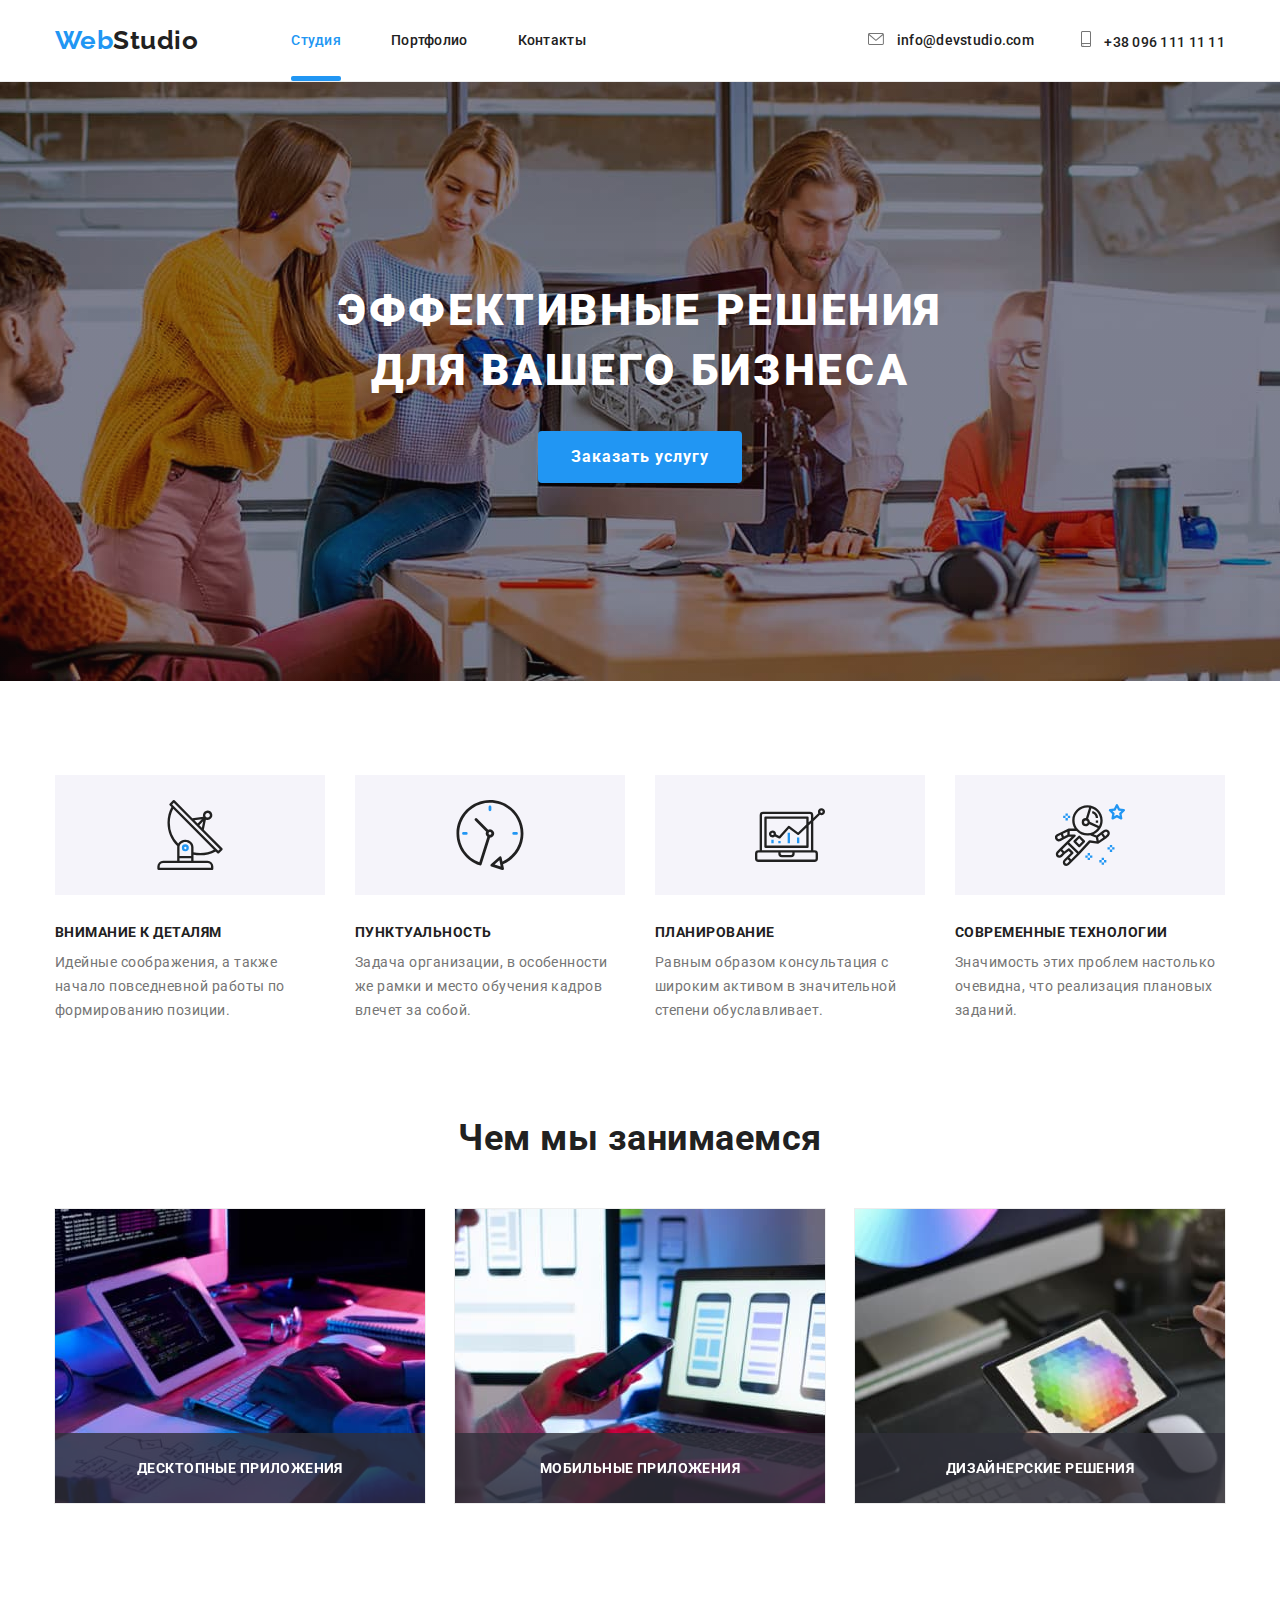
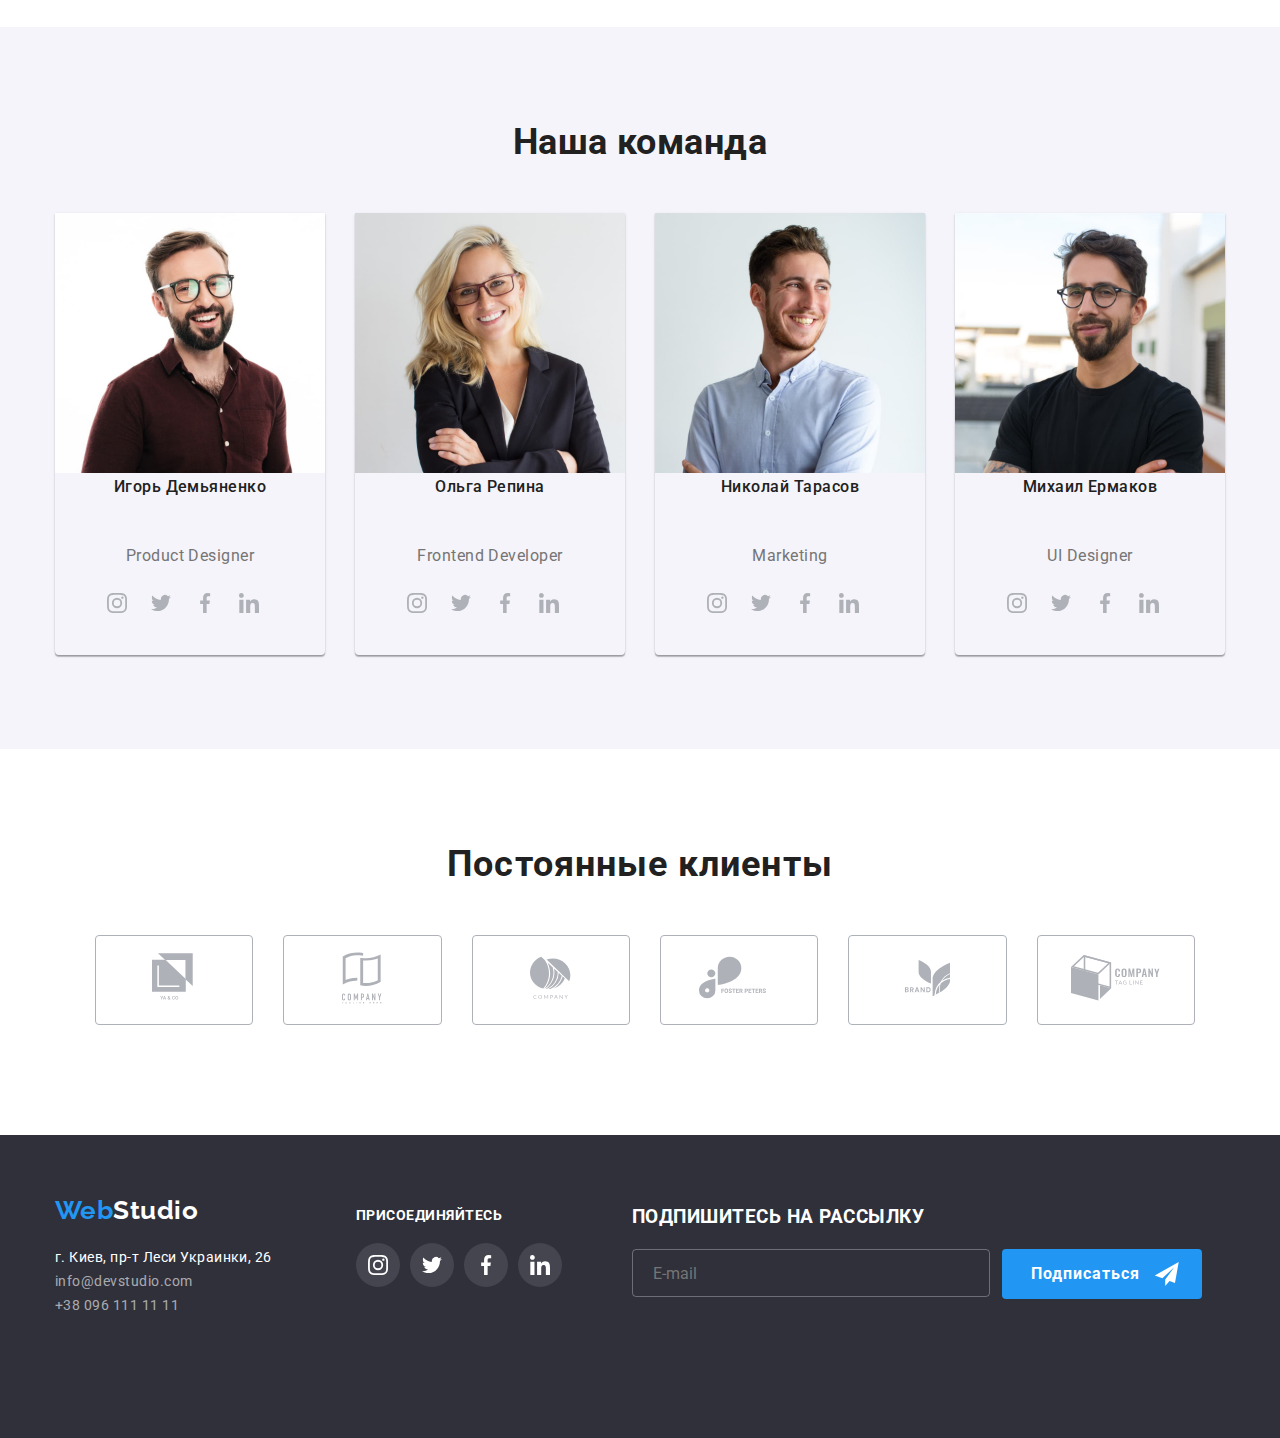
<file: index.html>
<!DOCTYPE html>
<html lang="ru">
  <head>
    <meta charset="UTF-8" />
    <meta name="viewport" content="width=device-width, initial-scale=1.0" />
    <title>Document</title>
    <link
      href="https://fonts.googleapis.com/css2?family=Raleway:wght@700&family=Roboto:wght@400;500;700;900&display=swap"
      rel="stylesheet"
    />
    <link
      rel="stylesheet"
      href="https://cdnjs.cloudflare.com/ajax/libs/modern-normalize/0.6.0/modern-normalize.min.css"
    />
    <link rel="stylesheet" href="./css/styles.css" />
  </head>
  <body>
    <!--Шапка-->
    <header class="header">
      <nav class="container main-nav">
        <a href="./index.html" class="logo">
          Web<span class="logo-span">Studio</span></a
        >
        <ul class="site-nav list">
          <li class="item">
            <a href="./index.html" class="link current">Студия</a>
          </li>
          <li class="item">
            <a href="./portfolio.html" class="link">Портфолио</a>
          </li>
          <li class="item"><a href="" class="link">Контакты</a></li>
        </ul>

        <ul class="auth-nav list">
          <li class="item">
            <a href="mailto:info@devstudio.com" class="link">
              <svg class="link-icon envelope">
                <use href="./images/sprite.svg#icon-envelope"></use>
              </svg>
              info@devstudio.com</a
            >
          </li>
          <li class="item">
            <a href="tel:+380961111111" class="link"
              ><svg class="link-icon smartphone">
                <use href="./images/sprite.svg#icon-smartphone"></use>
              </svg>
              +38 096 111 11 11</a
            >
          </li>
        </ul>
      </nav>
    </header>
    <main>
      <!--Герой-->
      <section class="hero-container">
        <h1 class="hero-title">
          Эффективные решения <br />
          для вашего бизнеса
        </h1>
        <a class="button hero" data-modal-open>Заказать услугу</a>
        <div class="backdrop is-hidden" data-modal>
          <div class="modal">
            <button type="button" class="close" data-modal-close>✕</button>

            <form class="js-speaker-form modal-form" autocomplete="on">
              <p class="form-title">Оставьте свои данные, мы вам перезвоним</p>
              <div class="form-field">
                <label for="name" class="input-title">Имя</label>
                <input type="text" name="name" id="name" class="input" />
                <svg class="form-icon">
                  <use href="./images/sprite-form.svg#icon-name"></use>
                </svg>
              </div>
              <div class="form-field">
                <label for="tel" class="input-title">Телефон</label>
                <input type="tel" name="tel" id="tel" class="input" />
                <svg class="form-icon">
                  <use href="./images/sprite-form.svg#icon-phone"></use>
                </svg>
              </div>
              <div class="form-field">
                <label for="mail" class="input-title">Почта</label>
                <input type="email" name="mail" id="mail" class="input" />
                <svg class="form-icon">
                  <use href="./images/sprite-form.svg#icon-mail"></use>
                </svg>
              </div>
              <div class="form-field">
                <label for="comment" class="input-title">Комментарий</label>
                <textarea
                  name="comment"
                  id="comment"
                  cols="30"
                  rows="10"
                  placeholder="Введите текст"
                  class="input-comment"
                ></textarea>
              </div>

              <div class="form-field form-checkbox">
                <label class="checkbox-title"
                  >Соглашаюсь с рассылкой и принимаю
                  <a class="modal-link" href="">Условия договора</a>
                  <input
                    type="checkbox"
                    name="checkbox"
                    class="checkbox-input"
                  />
                  <span class="checkbox"> </span>
                </label>
              </div>

              <button type="submit" class="button modal-button">
                Отправить
              </button>
            </form>
          </div>
        </div>
      </section>

      <!--Особенности-->
      <section class="section features">
        <div class="container">
          <ul class="advantages list">
            <li class="item">
              <div class="advantages-icon">
                <svg class="adv-icon">
                  <use href="./images/sprite.svg#icon-antenna"></use>
                </svg>
              </div>
              <h3 class="title">Внимание к деталям</h3>
              <p class="text">
                Идейные соображения, а также начало повседневной работы по
                формированию позиции.
              </p>
            </li>
            <li class="item">
              <div class="advantages-icon">
                <svg class="adv-icon">
                  <use href="./images/sprite.svg#icon-clock"></use>
                </svg>
              </div>
              <h3 class="title">Пунктуальность</h3>
              <p class="text">
                Задача организации, в особенности же рамки и место обучения
                кадров влечет за собой.
              </p>
            </li>
            <li class="item">
              <div class="advantages-icon">
                <svg class="adv-icon">
                  <use href="./images/sprite.svg#icon-diagram"></use>
                </svg>
              </div>
              <h3 class="title">Планирование</h3>
              <p class="text">
                Равным образом консультация с широким активом в значительной
                степени обуславливает.
              </p>
            </li>
            <li class="item">
              <div class="advantages-icon">
                <svg class="adv-icon">
                  <use href="./images/sprite.svg#icon-astronaut"></use>
                </svg>
              </div>
              <h3 class="title">Современные технологии</h3>
              <p class="text">
                Значимость этих проблем настолько очевидна, что реализация
                плановых заданий.
              </p>
            </li>
          </ul>
        </div>
      </section>
      <!--Чем мы занимаемся-->
      <section class="section task">
        <div class="container">
          <h2 class="section-title">Чем мы занимаемся</h2>
          <ul class="tasks list">
            <li class="item">
              <div class="border">
                <img
                  src="./images/first.jpg"
                  alt="Разработчик печатает код"
                  width="370"
                />
                <div class="title">Десктопные приложения</div>
              </div>
            </li>
            <li class="item">
              <div class="border">
                <img
                  src="./images/second.jpg"
                  alt="Разработчик работает над мобильным приложением"
                  width="370"
                />
                <div class="title">Мобильные приложения</div>
              </div>
            </li>
            <li class="item">
              <div class="border">
                <img
                  src="./images/third.jpg"
                  alt="Дизайнер работает с палитрой на планшете"
                  width="370"
                />
                <div class="title">Дизайнерские решения</div>
              </div>
            </li>
          </ul>
        </div>
      </section>
      <!--Наша команда-->
      <section class="section team">
        <div class="container">
          <h2 class="section-title">Наша команда</h2>
          <ul class="employees list">
            <li class="item">
              <img src="./images/member1.jpg" alt="Член команды" width="270" />
              <h3 class="team-title">Игорь Демьяненко</h3>
              <p lang="en" class="post">Product Designer</p>
              <ul class="social-icon-list">
                <li>
                  <a class="social-icon-link" href="">
                    <svg class="social-icon">
                      <use href="./images/sprite.svg#icon-instagram"></use>
                    </svg>
                  </a>
                </li>
                <li>
                  <a class="social-icon-link" href="">
                    <svg class="social-icon">
                      <use href="./images/sprite.svg#icon-twitter"></use>
                    </svg>
                  </a>
                </li>
                <li>
                  <a class="social-icon-link" href="">
                    <svg class="social-icon">
                      <use href="./images/sprite.svg#icon-facebook"></use>
                    </svg>
                  </a>
                </li>
                <li>
                  <a class="social-icon-link" href="">
                    <svg class="social-icon">
                      <use href="./images/sprite.svg#icon-linkedin"></use>
                    </svg>
                  </a>
                </li>
              </ul>
            </li>
            <li class="item">
              <img src="./images/member2.jpg" alt="Член команды" width="270" />
              <h3 class="team-title">Ольга Репина</h3>
              <p lang="en" class="post">Frontend Developer</p>
              <ul class="social-icon-list">
                <li>
                  <a class="social-icon-link" href="">
                    <svg class="social-icon">
                      <use href="./images/sprite.svg#icon-instagram"></use>
                    </svg>
                  </a>
                </li>
                <li>
                  <a class="social-icon-link" href="">
                    <svg class="social-icon">
                      <use href="./images/sprite.svg#icon-twitter"></use>
                    </svg>
                  </a>
                </li>
                <li>
                  <a class="social-icon-link" href="">
                    <svg class="social-icon">
                      <use href="./images/sprite.svg#icon-facebook"></use>
                    </svg>
                  </a>
                </li>
                <li>
                  <a class="social-icon-link" href="">
                    <svg class="social-icon">
                      <use href="./images/sprite.svg#icon-linkedin"></use>
                    </svg>
                  </a>
                </li>
              </ul>
            </li>
            <li class="item">
              <img src="./images/member3.jpg" alt="Член команды" width="270" />
              <h3 class="team-title">Николай Тарасов</h3>
              <p lang="en" class="post">Marketing</p>
              <ul class="social-icon-list">
                <li>
                  <a class="social-icon-link" href="">
                    <svg class="social-icon">
                      <use href="./images/sprite.svg#icon-instagram"></use>
                    </svg>
                  </a>
                </li>
                <li>
                  <a class="social-icon-link" href="">
                    <svg class="social-icon">
                      <use href="./images/sprite.svg#icon-twitter"></use>
                    </svg>
                  </a>
                </li>
                <li>
                  <a class="social-icon-link" href="">
                    <svg class="social-icon">
                      <use href="./images/sprite.svg#icon-facebook"></use>
                    </svg>
                  </a>
                </li>
                <li>
                  <a class="social-icon-link" href="">
                    <svg class="social-icon">
                      <use href="./images/sprite.svg#icon-linkedin"></use>
                    </svg>
                  </a>
                </li>
              </ul>
            </li>
            <li class="item">
              <img src="./images/member4.jpg" alt="Член команды" width="270" />
              <h3 class="team-title">Михаил Ермаков</h3>
              <p lang="en" class="post">UI Designer</p>
              <ul class="social-icon-list">
                <li>
                  <a class="social-icon-link" href="">
                    <svg class="social-icon">
                      <use href="./images/sprite.svg#icon-instagram"></use>
                    </svg>
                  </a>
                </li>
                <li>
                  <a class="social-icon-link" href="">
                    <svg class="social-icon">
                      <use href="./images/sprite.svg#icon-twitter"></use>
                    </svg>
                  </a>
                </li>
                <li>
                  <a class="social-icon-link" href="">
                    <svg class="social-icon">
                      <use href="./images/sprite.svg#icon-facebook"></use>
                    </svg>
                  </a>
                </li>
                <li>
                  <a class="social-icon-link" href="">
                    <svg class="social-icon">
                      <use href="./images/sprite.svg#icon-linkedin"></use>
                    </svg>
                  </a>
                </li>
              </ul>
            </li>
          </ul>
        </div>
      </section>
      <!-- Клиенты -->
      <section class="permanent-clients">
        <div class="container">
          <h2 class="team-title">Постоянные клиенты</h2>
          <ul class="permanent-clients-flex">
            <li class="permanent-clients-li">
              <a class="permanent-clients-link" href="">
                <svg class="permanent-clients logo1">
                  <use href="./images/sprite.svg#icon-logo1"></use>
                </svg>
              </a>
            </li>
            <li class="permanent-clients-li">
              <a class="permanent-clients-link" href="">
                <svg class="permanent-clients logo2">
                  <use href="./images/sprite.svg#icon-logo2"></use>
                </svg>
              </a>
            </li>
            <li class="permanent-clients-li">
              <a class="permanent-clients-link" href="">
                <svg class="permanent-clients logo3">
                  <use href="./images/sprite.svg#icon-logo3"></use>
                </svg>
              </a>
            </li>
            <li class="permanent-clients-li">
              <a class="permanent-clients-link" href="">
                <svg class="permanent-clients logo4">
                  <use href="./images/sprite.svg#icon-logo4"></use>
                </svg>
              </a>
            </li>
            <li class="permanent-clients-li">
              <a class="permanent-clients-link" href="">
                <svg class="permanent-clients logo5">
                  <use href="./images/sprite.svg#icon-logo5"></use>
                </svg>
              </a>
            </li>
            <li class="permanent-clients-li">
              <a class="permanent-clients-link" href="">
                <svg class="permanent-clients logo6">
                  <use href="./images/sprite.svg#icon-logo6"></use>
                </svg>
              </a>
            </li>
          </ul>
        </div>
      </section>
    </main>
    <!--Футер-->
    <footer class="footer">
      <div class="container">
        <div class="adress footer-mg">
          <a href="./index.html" class="logo">
            Web<span class="logo-span-footer">Studio</span></a
          >
          <p class="text">г. Киев, пр-т Леси Украинки, 26</p>
          <a href="mailto:info@devstudio.com" class="link"
            >info@devstudio.com</a
          >
          <br />
          <a href="tel:+380961111111" class="link">+38 096 111 11 11</a>
        </div>
        <div class="footer-invite footer-mg">
          <h2 class="footer-invite-title">Присоединяйтесь</h2>
          <ul class="footer-icon-list">
            <li class="footer-social-icon">
              <a class="footer-social-link" href="">
                <svg class="social-icon footer-social-item">
                  <use href="./images/sprite.svg#icon-instagram"></use>
                </svg>
              </a>
            </li>
            <li class="footer-social-icon">
              <a class="footer-social-link" href="">
                <svg class="social-icon footer-social-item">
                  <use href="./images/sprite.svg#icon-twitter"></use>
                </svg>
              </a>
            </li>
            <li class="footer-social-icon">
              <a class="footer-social-link" href="">
                <svg class="social-icon footer-social-item">
                  <use href="./images/sprite.svg#icon-facebook"></use>
                </svg>
              </a>
            </li>
            <li class="footer-social-icon">
              <a class="footer-social-link" href="">
                <svg class="social-icon footer-social-item">
                  <use href="./images/sprite.svg#icon-linkedin"></use>
                </svg>
              </a>
            </li>
          </ul>
        </div>
        <div class="footer-invite-mail footer-mg">
          <h3 class="mail-title">Подпишитесь на рассылку</h3>
          <div class="mail-send">
            <div class="mail-mg">
              <label for="mail"></label>
              <input
                type="email"
                name="mail"
                id="mail"
                placeholder="E-mail"
                class="mail-input"
              />
            </div>
            <div>
              <button type="button" class="letter-button">
                Подписаться
                <svg class="icon-plane">
                  <use href="./images/sprite-form.svg#icon-plane"></use>
                </svg>
              </button>
            </div>
          </div>
        </div>
      </div>
    </footer>

    <script src="./JS/modal.js"></script>
  </body>
</html>
</file>
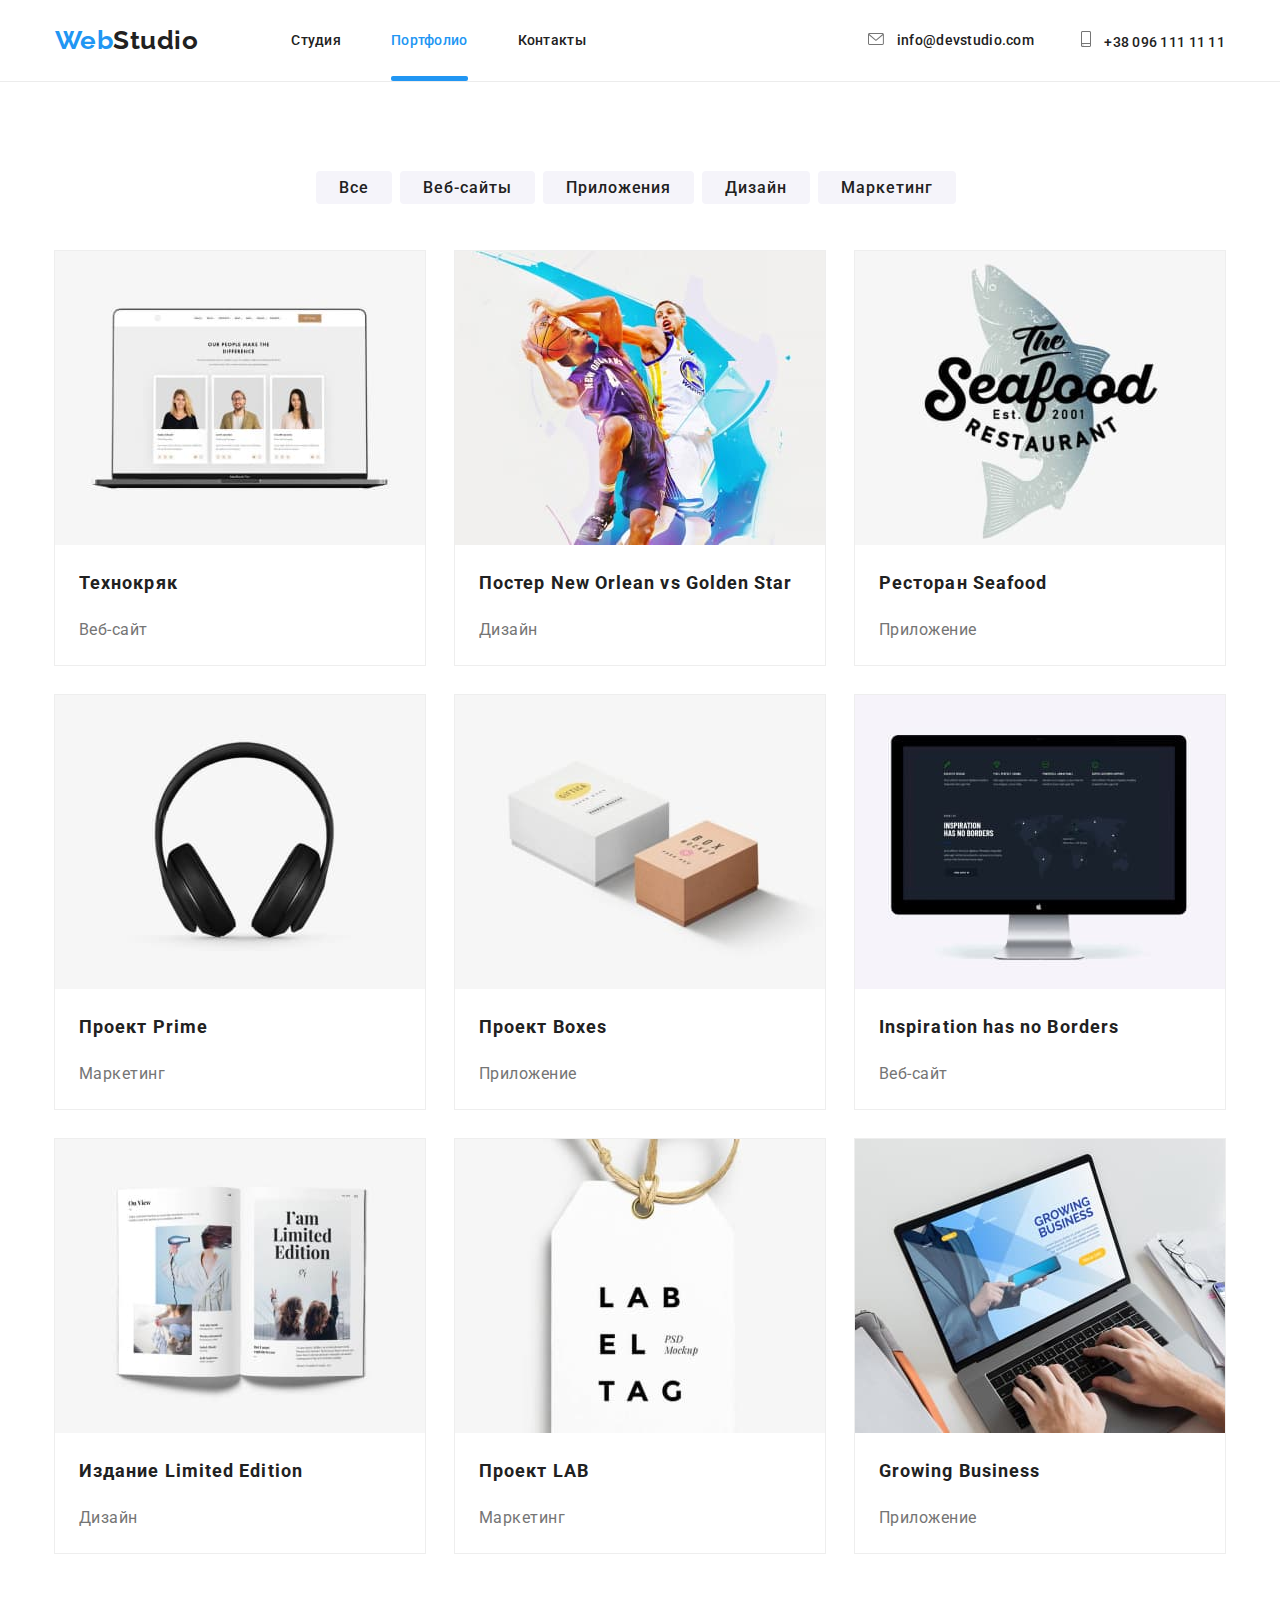
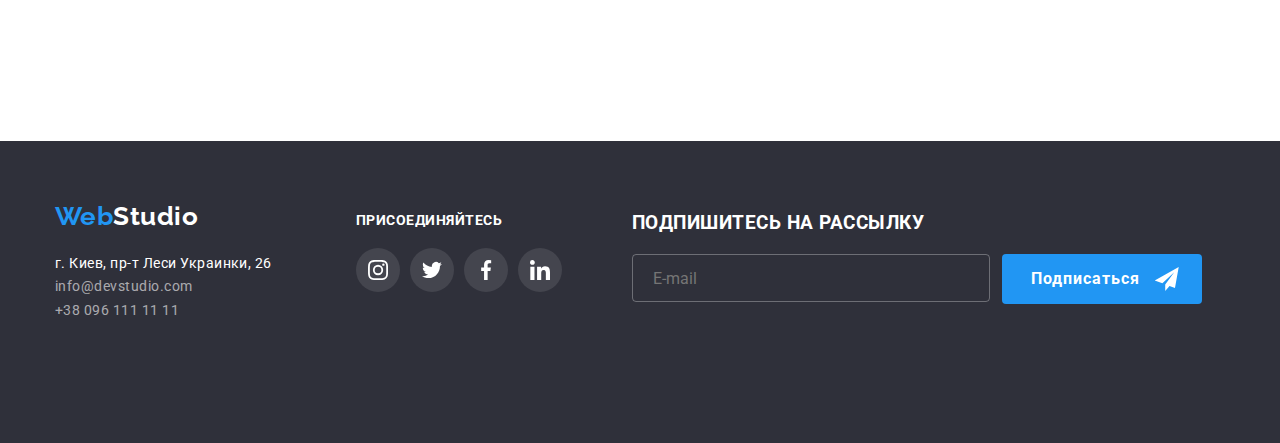
<file: portfolio.html>
<!DOCTYPE html>
<html lang="ru">
  <head>
    <meta charset="UTF-8" />
    <meta name="viewport" content="width=device-width, initial-scale=1.0" />
    <title>Document</title>
    <link
      href="https://fonts.googleapis.com/css2?family=Raleway:wght@700&family=Roboto:wght@400;500;700;900&display=swap"
      rel="stylesheet"
    />
    <link
      rel="stylesheet"
      href="https://cdnjs.cloudflare.com/ajax/libs/modern-normalize/0.6.0/modern-normalize.min.css"
    />
    <link rel="stylesheet" href="./css/styles.css" />
  </head>

  <body>
    <!--Шапка-->
    <header class="header">
      <nav class="container main-nav">
        <a href="./index.html" class="logo">
          Web<span class="logo-span">Studio</span></a
        >
        <ul class="site-nav list">
          <li class="item">
            <a href="./index.html" class="link">Студия</a>
          </li>
          <li class="item">
            <a href="./portfolio.html" class="link current">Портфолио</a>
          </li>
          <li class="item"><a href="" class="link">Контакты</a></li>
        </ul>

        <ul class="auth-nav list">
          <li class="item">
            <a href="mailto:info@devstudio.com" class="link">
              <svg class="link-icon envelope">
                <use href="./images/sprite.svg#icon-envelope"></use>
              </svg>
              info@devstudio.com</a
            >
          </li>
          <li class="item">
            <a href="tel:+380961111111" class="link"
              ><svg class="link-icon smartphone">
                <use href="./images/sprite.svg#icon-smartphone"></use>
              </svg>
              +38 096 111 11 11</a
            >
          </li>
        </ul>
      </nav>
    </header>

    <main>
      <section class="section">
        <div class="container">
          <ul class="portfolio-nav list">
            <li><a href="" class="button">Все</a></li>
            <li><a href="" class="button">Веб-сайты</a></li>
            <li><a href="" class="button">Приложения</a></li>
            <li><a href="" class="button">Дизайн</a></li>
            <li><a href="" class="button">Маркетинг</a></li>
          </ul>
          <ul class="portfolio list">
            <li class="item">
              <a href="" class="link">
                <div class="description">
                  <img
                    src="./images/portfolio1.jpg"
                    alt="Изображение Веб-сайта на ноутбуке"
                  />
                  <div class="des">
                    Lorem ipsum dolor sit amet consectetur adipisicing elit.
                    Similique veritatis voluptas illum adipisci est officiis
                    ipsam quod dicta temporibus maxime debitis molestiae iure
                    laborum in libero placeat, voluptatibus quas eaque?
                  </div>
                </div>

                <h2 class="title">Технокряк</h2>
                <p class="text">Веб-сайт</p>
              </a>
            </li>
            <li class="item">
              <a href="" class="link">
                <div class="description">
                  <img
                    src="./images/portfolio2.jpg"
                    alt="Два баскетболиста борются за мяч"
                  />
                  <div class="des">
                    Lorem ipsum dolor sit amet consectetur adipisicing elit.
                    Eligendi qui dignissimos nesciunt incidunt, debitis, eos
                    officiis vel assumenda illum harum nihil asperiores sunt.
                    Beatae expedita esse qui praesentium! Repellendus, sit!
                  </div>
                </div>
                <h2 class="title">Постер New Orlean vs Golden Star</h2>
                <p class="text">Дизайн</p>
              </a>
            </li>
            <li class="item">
              <a href="" class="link">
                <div class="description">
                  <img
                    src="./images/portfolio3.jpg"
                    alt="Логотип ресторана на фоне рыбы"
                    width="370"
                  />
                  <div class="des">
                    Lorem ipsum dolor sit amet consectetur, adipisicing elit.
                    Temporibus nulla odit, harum provident delectus nesciunt nam
                    vitae suscipit maxime est, alias perferendis ex esse
                    aspernatur omnis aliquid asperiores sed voluptatibus!
                  </div>
                </div>
                <h2 class="title">Ресторан Seafood</h2>
                <p class="text">Приложение</p>
              </a>
            </li>
            <li class="item">
              <a href="" class="link">
                <div class="description">
                  <img
                    src="./images/portfolio4.jpg"
                    alt="Наушники"
                    width="370"
                  />
                  <div class="des">
                    Lorem ipsum dolor sit amet, consectetur adipisicing elit.
                    Cum nulla beatae fugit excepturi voluptatem voluptatibus,
                    consectetur sequi, possimus cumque rem quis dignissimos odio
                    dolore praesentium quas et illum commodi ipsam?
                  </div>
                </div>
                <h2 class="title">Проект Prime</h2>
                <p class="text">Маркетинг</p>
              </a>
            </li>
            <li class="item">
              <a href="" class="link">
                <div class="description">
                  <img
                    src="./images/portfolio5.jpg"
                    alt="Белая и коричневая коробки"
                    width="370"
                  />
                  <div class="des">
                    Lorem ipsum dolor sit amet, consectetur adipisicing elit.
                    Ipsam deserunt saepe facere sunt eum natus debitis rem nam
                    ratione expedita dolorem commodi mollitia soluta, ab
                    voluptatum, quidem suscipit. Natus, totam!
                  </div>
                </div>
                <h2 class="title">Проект Boxes</h2>
                <p class="text">Приложение</p>
              </a>
            </li>
            <li class="item">
              <a href="" class="link">
                <div class="description">
                  <img
                    src="./images/portfolio6.jpg"
                    alt="Изображение Веб-сайта на мониторе"
                    width="370"
                  />
                  <div class="des">
                    Lorem ipsum dolor, sit amet consectetur adipisicing elit.
                    Dolore sunt odit asperiores necessitatibus atque accusantium
                    quod fugit maiores qui. Animi quod deleniti quam sed vel sit
                    quo eum soluta molestiae?
                  </div>
                </div>
                <h2 class="title">Inspiration has no Borders</h2>
                <p class="text">Веб-сайт</p>
              </a>
            </li>
            <li class="item">
              <a href="" class="link">
                <div class="description">
                  <img
                    src="./images/portfolio7.jpg"
                    alt="Развернутый журнал"
                    width="370"
                  />
                  <div class="des">
                    Lorem ipsum dolor sit amet consectetur adipisicing elit.
                    Consequuntur sed unde, facilis consequatur, repellat eos
                    illum quia nobis ut ullam perferendis perspiciatis modi
                    fugit error quo totam optio nemo omnis!
                  </div>
                </div>
                <h2 class="title">Издание Limited Edition</h2>
                <p class="text">Дизайн</p>
              </a>
            </li>
            <li class="item">
              <a href="" class="link">
                <div class="description">
                  <img
                    src="./images/portfolio8.jpg"
                    alt="Бирка с логотипом"
                    width="370"
                  />
                  <div class="des">
                    Lorem ipsum dolor sit amet consectetur adipisicing elit.
                    Porro nemo ipsa expedita quidem adipisci, libero iusto
                    quisquam nobis pariatur accusantium iste ducimus, mollitia
                    totam nesciunt doloribus ex facilis unde aliquam.
                  </div>
                </div>
                <h2 class="title">Проект LAB</h2>
                <p class="text">Маркетинг</p>
              </a>
            </li>
            <li class="item">
              <a href="" class="link">
                <div class="description">
                  <img
                    src="./images/portfolio9.jpg"
                    alt="Человек печатает за ноутбуком"
                    width="370"
                  />
                  <div class="des">
                    Lorem ipsum dolor sit amet consectetur adipisicing elit. Vel
                    mollitia quis magni cupiditate quae soluta doloribus laborum
                    at! Vel maiores optio repellat impedit rerum autem
                    distinctio provident magnam voluptate unde!
                  </div>
                </div>
                <h2 class="title">Growing Business</h2>
                <p class="text">Приложение</p>
              </a>
            </li>
          </ul>
        </div>
      </section>
    </main>

    <!--Футер-->
    <footer class="footer">
      <div class="container">
        <div class="adress footer-mg">
          <a href="./index.html" class="logo">
            Web<span class="logo-span-footer">Studio</span></a
          >
          <p class="text">г. Киев, пр-т Леси Украинки, 26</p>
          <a href="mailto:info@devstudio.com" class="link"
            >info@devstudio.com</a
          >
          <br />
          <a href="tel:+380961111111" class="link">+38 096 111 11 11</a>
        </div>
        <div class="footer-invite footer-mg">
          <h2 class="footer-invite-title">Присоединяйтесь</h2>
          <ul class="footer-icon-list">
            <li class="footer-social-icon">
              <a class="footer-social-link" href="">
                <svg class="social-icon footer-social-item">
                  <use href="./images/sprite.svg#icon-instagram"></use>
                </svg>
              </a>
            </li>
            <li class="footer-social-icon">
              <a class="footer-social-link" href="">
                <svg class="social-icon footer-social-item">
                  <use href="./images/sprite.svg#icon-twitter"></use>
                </svg>
              </a>
            </li>
            <li class="footer-social-icon">
              <a class="footer-social-link" href="">
                <svg class="social-icon footer-social-item">
                  <use href="./images/sprite.svg#icon-facebook"></use>
                </svg>
              </a>
            </li>
            <li class="footer-social-icon">
              <a class="footer-social-link" href="">
                <svg class="social-icon footer-social-item">
                  <use href="./images/sprite.svg#icon-linkedin"></use>
                </svg>
              </a>
            </li>
          </ul>
        </div>
        <div class="footer-invite-mail footer-mg">
          <h3 class="mail-title">Подпишитесь на рассылку</h3>
          <div class="mail-send">
            <div class="mail-mg">
              <label for="mail"></label>
              <input
                type="email"
                name="mail"
                id="mail"
                placeholder="E-mail"
                class="mail-input"
              />
            </div>
            <div>
              <button type="button" class="letter-button">
                Подписаться
                <svg class="icon-plane">
                  <use href="./images/sprite-form.svg#icon-plane"></use>
                </svg>
              </button>
            </div>
          </div>
        </div>
      </div>
    </footer>
  </body>
</html>
</file>
<file: css/styles.css>
/* background #FFFFFF */
/* accent #2196f3 */
/* background footer #2F303A */
/* title #212121 */
/* text #757575 */
/* outline: 2px solid tomato; */
:root {
  --accent-colour: #2196f3;
  --title-colour: #212121;
  --text-colour: #757575;
  --primary-white-colour: #ffffff;
  --footer-bg-colour: #2f303a;
}

body {
  background-color: var(--primary-white-colour);
  color: var(--text-colour);
  font-family: Roboto, sans-serif;
  letter-spacing: 0.03em;
}

.container {
  width: 1200px;

  margin-left: auto;
  margin-right: auto;
  padding-left: 15px;
  padding-right: 15px;
  margin-top: 0px;
}

/* logo */
.logo {
  color: var(--accent-colour);
  font-family: Raleway, serif;
  font-size: 26px;
  line-height: 1.19;
  font-weight: 700;
  text-decoration: none;

  display: flex;
  padding-top: 24px;
  padding-bottom: 25px;
  justify-items: flex-start;
}

.logo-span {
  color: var(--title-colour);
  font-family: Raleway, serif;
  font-size: 26px;
  line-height: 1.19;
  font-weight: 700;
  text-decoration: none;
}

.list {
  list-style: none;
  padding: 0;
  margin: 0;
}

.main-nav {
  display: flex;
  align-items: center;
}

/* site nav */
.site-nav .link,
.auth-nav .link {
  color: var(--title-colour);
  letter-spacing: 0.02em;
  font-weight: 500;
  font-size: 14px;
  line-height: 1.14;
  text-decoration: none;

  display: block;

  padding-top: 16px;
  padding-bottom: 16px;
  transition-property: color;
  transition-duration: 250ms;
  transition-timing-function: cubic-bezier(0.4, 0, 0.2, 1);
}

.link-icon {
  fill: var(--text-colour);
  margin-right: 10px;
  transition-property: fill;
  transition-duration: 250ms;
  transition-timing-function: cubic-bezier(0.4, 0, 0.2, 1);
}

.auth-nav .link:hover .link-icon {
  fill: var(--accent-colour);
}

.envelope {
  height: 12px;
  width: 16px;
}
.smartphone {
  height: 16px;
  width: 10px;
}

.site-nav {
  display: flex;
  justify-items: flex-start;
  margin-left: 93px;
  align-items: center;
}

.auth-nav {
  display: flex;
  justify-items: flex-end;
  margin-left: auto;

  align-items: center;
}

.site-nav .item:not(:last-child) {
  margin-right: 50px;
}

.auth-nav .item + .item {
  margin-left: 47px;
}

.site-nav .link:hover,
.site-nav .link:focus {
  color: var(--accent-colour);
}

.auth-nav .link:hover,
.auth-nav .link:focus {
  color: var(--accent-colour);
}

.site-nav .link.current {
  color: var(--accent-colour);
  position: relative;
  padding-bottom: 32px;
  padding-top: 33px;
}

.current::after {
  content: "";
  display: block;
  width: 100%;
  height: 5px;

  position: absolute;
  left: 0px;
  bottom: 0px;

  background: #2196f3;
  border-radius: 2px;
}

/* .hero {
  margin-bottom: 200px;
} */

/* Hero */

.hero-title {
  color: var(--primary-white-colour);
  font-weight: 900;
  font-size: 44px;
  line-height: 1.36;

  letter-spacing: 0.06em;
  text-transform: uppercase;

  margin-top: 0px;
  margin-bottom: 30px;
  padding-top: 200px;
}

.hero-container {
  background-color: rgba(47, 48, 58, 0.1);
  background-image: linear-gradient(
      to left,
      rgba(47, 48, 58, 0.1),
      rgba(47, 48, 58, 0.1)
    ),
    url(../images/фон.jpg);

  background-repeat: no-repeat;
  background-position: center;
  background-size: cover;
  text-align: center;
  max-width: 1600px;
  height: 600px;
  margin-left: auto;
  margin-right: auto;
}

/* Section */

.section-title {
  color: var(--title-colour);
  font-weight: 700;
  font-size: 36px;
  line-height: 1.17;
  text-align: center;

  margin-bottom: 50px;
  margin-top: 0px;
}
.section {
  /* margin-bottom: 94px; */
  padding-bottom: 94px;
}
.transparent-title {
  color: transparent;
  margin-top: 0px;
}

/* преимущества */

.features {
  padding-top: 94px;
}

.advantages .title {
  color: var(--title-colour);
  font-weight: 700;
  font-size: 14px;
  line-height: 1.14;
  text-transform: uppercase;
}

.advantages {
  display: flex;
}

.advantages .item:not(:last-child) {
  margin-right: 30px;
}

.advantages .item {
  width: 270px;
}

.advantages-icon {
  background-color: #f5f4fa;
  width: 270px;
  height: 120px;
  padding-top: 25px;
  padding-bottom: 25px;
  padding-left: 100px;
  padding-right: 100px;
  margin-bottom: 30px;
}

.adv-icon {
  width: 70px;
  height: 70px;
}

.title {
  margin-top: 0px;
  margin-bottom: 10px;
}
.text {
  margin-top: 0px;
  margin-bottom: 0px;
}
.advantages .text,
.footer .text {
  font-size: 14px;
  line-height: 1.71;
}
/* чем занимаемся */

.tasks {
  display: flex;
  flex-wrap: wrap;
  font-size: 0;
}
.border {
  position: relative;
}
.border .title {
  position: absolute;
  z-index: 1;
  width: 100%;
  height: 70px;
  /* outline: 1px solid red; */
  background: rgba(47, 48, 58, 0.8);

  font-family: Roboto;

  font-weight: bold;
  font-size: 14px;
  line-height: 16px;
  text-align: center;
  letter-spacing: 0.03em;
  text-transform: uppercase;
  margin: 0;
  padding-top: 27px;
  color: var(--primary-white-colour);

  transform: translateY(-100%);
}

.team {
  background-color: #f5f4fa;
}
.team .section-title {
  padding-top: 94px;
}
.team .team-title {
  font-weight: 500;
  font-size: 16px;
  line-height: 1.19;
  text-align: center;
}
.team p {
  text-align: center;
}
.employees {
  display: flex;
}
.employees .item {
  width: calc((100% - 30px * 3) / 4);
  margin-right: 30px;
  padding-bottom: 30px;
  box-shadow: 0px 1px 3px rgba(0, 0, 0, 0.12), 0px 1px 1px rgba(0, 0, 0, 0.14),
    0px 2px 1px rgba(0, 0, 0, 0.2);
  border-radius: 0px 0px 4px 4px;
}

.post {
  font-weight: 400;
  font-size: 16px;
  line-height: 1.19;
  text-align: center;
}

/* Футер */
.footer {
  background-color: var(--footer-bg-colour);
  color: var(--primary-white-colour);
  display: flex;
  align-items: center;
  padding-top: 60px;
  padding-bottom: 60px;
}
.footer .logo {
  padding-bottom: 20px;
  justify-items: flex-start;

  padding-top: 0px;
}
.footer .container {
  display: flex;
}

.logo-span-footer {
  color: var(--primary-white-colour);
  font-family: Raleway, serif;
  font-size: 26px;
  line-height: 1.19;
  font-weight: 700;
  text-decoration: none;
}
.footer .link {
  font-size: 14px;
  line-height: 1.71;
  color: rgba(255, 255, 255, 0.6);
  text-decoration: none;

  margin-top: 9px;
}

.adress {
  padding-bottom: 60px;
  width: 231px;
  margin-right: 70px;
}

.header {
  outline: 1px solid #ececec;
}

.footer-invite {
  width: 206px;
  height: 80px;
  display: block;
}
.footer-icon-list {
  display: flex;
  list-style: none;
  padding: 0px;
  margin: 0px;
  justify-content: start;
}

.footer-social-icon {
  margin-right: 10px;
  width: 44px;
  height: 44px;
}
.footer-invite-title {
  font-family: "Roboto", sans-serif;
  font-style: normal;
  font-weight: bold;
  font-size: 14px;
  line-height: 16px;
  text-transform: uppercase;
  margin-bottom: 20px;
  color: var(--primary-white-colour);

  margin-bottom: 20px;
}
.footer-social-link {
  display: flex;
  justify-content: center;
  align-items: center;
  width: 44px;
  height: 44px;
  background-color: rgba(255, 255, 255, 0.1);
  border-radius: 50%;

  transition-property: background-color;
  transition-duration: 250ms;
  transition-timing-function: cubic-bezier(0.4, 0, 0.2, 1);
}

.footer-social-link:hover {
  background-color: var(--accent-colour);
}

.mail-send {
  display: flex;
  flex-direction: row;
  justify-content: center;
  align-items: baseline;
}
.letter-button {
  display: flex;
  align-items: center;
  padding-left: 29px;
  background-color: var(--accent-colour);
  color: var(--primary-white-colour);
  font-size: 16px;
  font-weight: bold;
  line-height: 1.9;
  letter-spacing: 0.06em;

  width: 200px;
  height: 50px;
  border-radius: 4px;
  border: none;
}
.mail-input {
  height: 48px;
  width: 358px;
  border: 1px solid rgba(255, 255, 255, 0.3);
  border-radius: 4px;
  padding: 0 20px;
  background-color: transparent;
  color: rgba(255, 255, 255, 0.6);
}
.mail-title {
  color: var(--primary-white-colour);
  margin-bottom: 20px;
  text-transform: uppercase;
  margin-top: 0px;
}
.footer-invite-mail {
  display: block;
  margin-top: 12px;
}

.footer-mg:not(:last-child) {
  margin-right: 70px;
}
.icon-plane {
  height: 24px;
  padding-right: 13px;
  padding-left: 10px;
  fill: var(--primary-white-colour);
  /* background-repeat: no-repeat;
  background-position: center;
  background-size: cover; */
}

.mail-mg {
  padding-right: 12px;
}

/* Button */
.button {
  color: var(--primary-white-colour);
  background-color: var(--accent-colour);
  font-size: 16px;
  line-height: 1.87;
  letter-spacing: 0.06em;
  font-weight: 700;
  text-decoration: none;
  border-radius: 4px;
  padding: 10px 32px;
  text-align: center;
  border: 1px solid transparent;
  display: inline-block;
  min-width: 200px;
}
/* .hero {
  outline: 2px solid tomato;
} */

.backdrop {
  position: fixed;
  left: 0;
  top: 0;
  width: 100%;
  height: 100%;
  background-color: rgba(0, 0, 0, 0.5);

  opacity: 1;

  transition: opacity 250ms cubic-bezier(0.4, 0, 0.2, 1);
}
.backdrop.is-hidden {
  opacity: 0;
  pointer-events: none;
}

.backdrop.is-hidden .modal {
  transform: scale(0.9);
  transform: translate(-50%, -50%);
}

.modal {
  position: absolute;
  left: 50%;
  top: 50%;
  width: 528px;
  height: 581px;
  background-color: var(--primary-white-colour);
  z-index: 9;
  background-position: right top;
  transform: translate(-50%, -50%) scale(1);
  transition: transform 250ms cubic-bezier(0.4, 0, 0.2, 1);
}

.close {
  position: absolute;
  font-size: 15px;
  width: 30px;
  height: 30px;
  background: #ffffff;
  box-sizing: border-box;
  border-radius: 50%;
  border: 1px solid rgba(0, 0, 0, 0.1);
  top: 8px;
  right: 8px;
  outline: transparent;
}
.close:hover {
  color: var(--accent-colour);
}

.modal-form {
  padding: 40px;
  display: flex;
  flex-direction: column;
}

.form-title {
  font-weight: bold;
  font-size: 20px;
  line-height: 1.2;
  text-align: center;
  letter-spacing: 0.03em;
  color: var(--title-colour);
  margin-bottom: 12px;
  margin-top: 0px;
}
.input-title {
  margin-bottom: 4px;
  font-style: normal;
  font-weight: normal;
  font-size: 12px;
  line-height: 14px;
  letter-spacing: 0.01em;
  color: var(--text-colour);
}
.input {
  width: 448px;
  height: 40px;
  border: 1px solid rgba(33, 33, 33, 0.2);
  box-sizing: border-box;
  border-radius: 4px;
  margin-bottom: 10px;
  padding-left: 42px;
  padding-top: 0px;
  outline: none;
}

.form-icon {
  position: absolute;
  top: 29px;
  left: 14px;
  height: 18px;
  width: 18px;
}

.form-field {
  position: relative;
  text-align: left;
  display: flex;
  flex-direction: column;
}

.modal-button {
  margin-left: 124px;
  width: 200px;
}
.checkbox-title {
  font-style: normal;
  font-weight: normal;
  font-size: 14px;
  line-height: 24px;
  letter-spacing: 0.03em;
  color: var(--text-colour);
  margin-right: -25px;
}

.modal-link {
  color: var(--accent-colour);
  border-bottom: 1px solid var(--accent-colour);
  display: inline-block;
  line-height: 0.85;
}

.checkbox-input {
  appearance: none;
  position: absolute;
}

.checkbox {
  position: absolute;
  background-image: url(../images/Vector.svg);
  width: 16px;
  height: 15px;
  left: 10px;
  top: 5px;
}

.checkbox-input:checked + .checkbox {
  background-image: url(../images/icon-check.svg);
  fill: var(--primary-white-colour);
  background-color: var(--accent-colour);
  transition-property: background-color, fill;
  transition-duration: 250ms;
  transition-timing-function: cubic-bezier(0.4, 0, 0.2, 1);
}

.form-checkbox {
  display: flex;
  flex-direction: row;
  justify-content: center;
  margin-bottom: 30px;
}

.input:focus,
.input-comment:focus {
  border: 1px solid var(--accent-colour);
  border-width: 1px;
  transition-property: border;
  transition-duration: 250ms;
  transition-timing-function: cubic-bezier(0.4, 0, 0.2, 1);
  outline: none;
}
.input:focus + svg {
  fill: var(--accent-colour);
  transition-property: border, fill;
  transition-duration: 250ms;
  transition-timing-function: cubic-bezier(0.4, 0, 0.2, 1);
}

.input-comment {
  height: 120px;
  border: 1px solid rgba(33, 33, 33, 0.2);
  box-sizing: border-box;
  border-radius: 4px;
  resize: none;
  margin-bottom: 20px;
  padding: 12px 16px;
}

.input-comment::placeholder {
  font-family: Roboto;
  font-style: normal;
  font-weight: normal;
  font-size: 12px;
  line-height: 1.2;
  letter-spacing: 0.01em;
  color: rgba(117, 117, 117, 0.5);
}

.portfolio-nav .button {
  font-weight: 500;
  font-size: 16px;
  line-height: 1.62;
  padding: 6px 22px;
  background-color: #f5f4fa;
  color: var(--title-colour);
  margin-right: 8px;
  display: inline;
  transition-property: color, background-color, box-shadow;
  transition-duration: 250ms;
  transition-timing-function: cubic-bezier(0.4, 0, 0.2, 1);
}

.portfolio .title {
  font-weight: 700;
  font-size: 18px;
  line-height: 2;
  letter-spacing: 0.06em;
  text-decoration: none;
  color: var(--title-colour);
  padding: 20px 24px 4px;
}

.portfolio .text {
  font-size: 16px;
  line-height: 1.87;
  color: var(--text-colour);
  padding: 0px 24px 20px;
}

.portfolio .link {
  text-decoration: none;
  background-color: black;
}

.portfolio .item:hover {
  box-shadow: 0px 1px 1px rgba(0, 0, 0, 0.12), 0px 4px 4px rgba(0, 0, 0, 0.06),
    1px 4px 6px rgba(0, 0, 0, 0.16);
}

.portfolio-nav .button:hover,
.portfolio-nav .button:focus {
  color: var(--primary-white-colour);
  background-color: var(--accent-colour);
  box-shadow: 0px 3px 1px rgba(0, 0, 0, 0.1), 0px 1px 2px rgba(0, 0, 0, 0.08),
    0px 2px 2px rgba(0, 0, 0, 0.12);
}
.container .portfolio-nav {
  display: flex;
  flex-wrap: wrap;
  justify-content: center;

  margin-left: auto;
  margin-right: auto;
  padding-top: 94px;
  padding-bottom: 50px;
}
.portfolio {
  display: flex;
  flex-wrap: wrap;
  /* background-color: chartreuse; */
  font-size: 0;
  margin-bottom: 94px;
}

.description {
  overflow: hidden;
  position: relative;
}
/* .description::before {
  content: "";
  display: inline-block;
  position: absolute;
  top: 0;
  bottom: 20%;
  width: 100%;
  height: 100%;
  outline: 1px solid red;
  background-color: rgba(33, 150, 243, 0.5);

  transform: translateX(-100%);
  transition: transform 250ms cubic-bezier(0.4, 0, 0.2, 1);
} */

.des {
  position: absolute;
  /* top: 0;
  bottom: 30%;
  width: 100%;*/
  height: 100%;
  /* outline: 1px solid red; */
  background-color: rgba(33, 150, 243, 0.9);

  font-family: Roboto;
  font-size: 18px;
  line-height: 1.56;
  letter-spacing: 0.03em;
  color: #ffffff;
  padding-top: 63px;
  padding-left: 24px;
  padding-right: 24px;

  transform: translateY(0);
  transition: transform 250ms cubic-bezier(0.4, 0, 0.2, 1);
}
.portfolio .item:hover {
  box-shadow: 0px 1px 1px rgba(0, 0, 0, 0.12), 0px 4px 4px rgba(0, 0, 0, 0.06),
    1px 4px 6px rgba(0, 0, 0, 0.16);
}
.portfolio .item:hover .des {
  transform: translateY(-100%);
}

/* .portfolio .item {
  position: relative;
} */

.portfolio .item,
.tasks .item {
  width: calc((100% - 30px * 2) / 3);
  margin-right: 30px;
  margin-bottom: 30px;
  outline: 1px solid #eeeeee;
}

.portfolio .item:nth-child(3n) {
  margin-right: 0px;
}

.tasks .item:nth-child(3n) {
  margin-right: 0px;
}
.portfolio .item:nth-last-child(-n + 3) {
  margin-bottom: 0px;
}

.social-icon-list {
  display: flex;
  /* justify-content: center; */
  list-style: none;
}

.social-icon {
  width: 20px;
  height: 20px;
  fill: #afb1b8;
  transition-property: fill;
  transition-duration: 250ms;
  transition-timing-function: cubic-bezier(0.4, 0, 0.2, 1);
}

.social-icon-link:hover .social-icon {
  fill: var(--primary-white-colour);
}

.social-icon-link:hover {
  background-color: var(--accent-colour);
}

.social-icon-link {
  /* outline: 2px solid tomato; */
  display: flex;
  justify-content: center;
  align-items: center;
  width: 44px;
  height: 44px;
  /* background-color: var(--title-colour); */
  border-radius: 50%;

  transition: background-color 1250ms cubic-bezier(0.4, 0, 0.2, 1);
}

.social-icon-list {
  display: flex;
  /* justify-content: center; */
  list-style: none;
}
/* Наши клиенты */

.permanent-clients {
  padding-top: 94px;
  padding-bottom: 94px;
}

.team-title {
  margin-bottom: 50px;
  font-family: "Roboto", sans-serif;
  font-style: normal;
  font-weight: bold;
  font-size: 36px;
  line-height: 42px;
  text-align: center;
  letter-spacing: 0.03em;
  color: var(--title-colour);
  margin-top: 0px;
}

.permanent-clients-flex {
  display: flex;
}

.permanent-clients-li {
  width: 170px;
  height: 90px;
  border: 1px solid #afb1b8;
  box-sizing: border-box;
  border-radius: 4px;
  margin-right: 30px;
  display: flex;
  justify-content: center;
  align-items: center;
  transition-property: border;
  transition-duration: 250ms;
  transition-timing-function: cubic-bezier(0.4, 0, 0.2, 1);
}
.permanent-clients {
  fill: #afb1b8;
  transition-property: fill;
  transition-duration: 250ms;
  transition-timing-function: cubic-bezier(0.4, 0, 0.2, 1);
}

.logo5 {
  width: 45px;
}

.logo1 {
  width: 45px;
}

.logo2 {
  width: 40px;
}

.logo3 {
  width: 41px;
}

.logo4 {
  width: 80px;
}
.logo6 {
  width: 89px;
}

.permanent-clients-li:hover .permanent-clients {
  fill: var(--accent-colour);
}

.permanent-clients-li:hover {
  background-color: #ffffff;
  border: 1px solid var(--accent-colour);
}

.footer-social-item {
  fill: var(--primary-white-colour);
}
</file>
